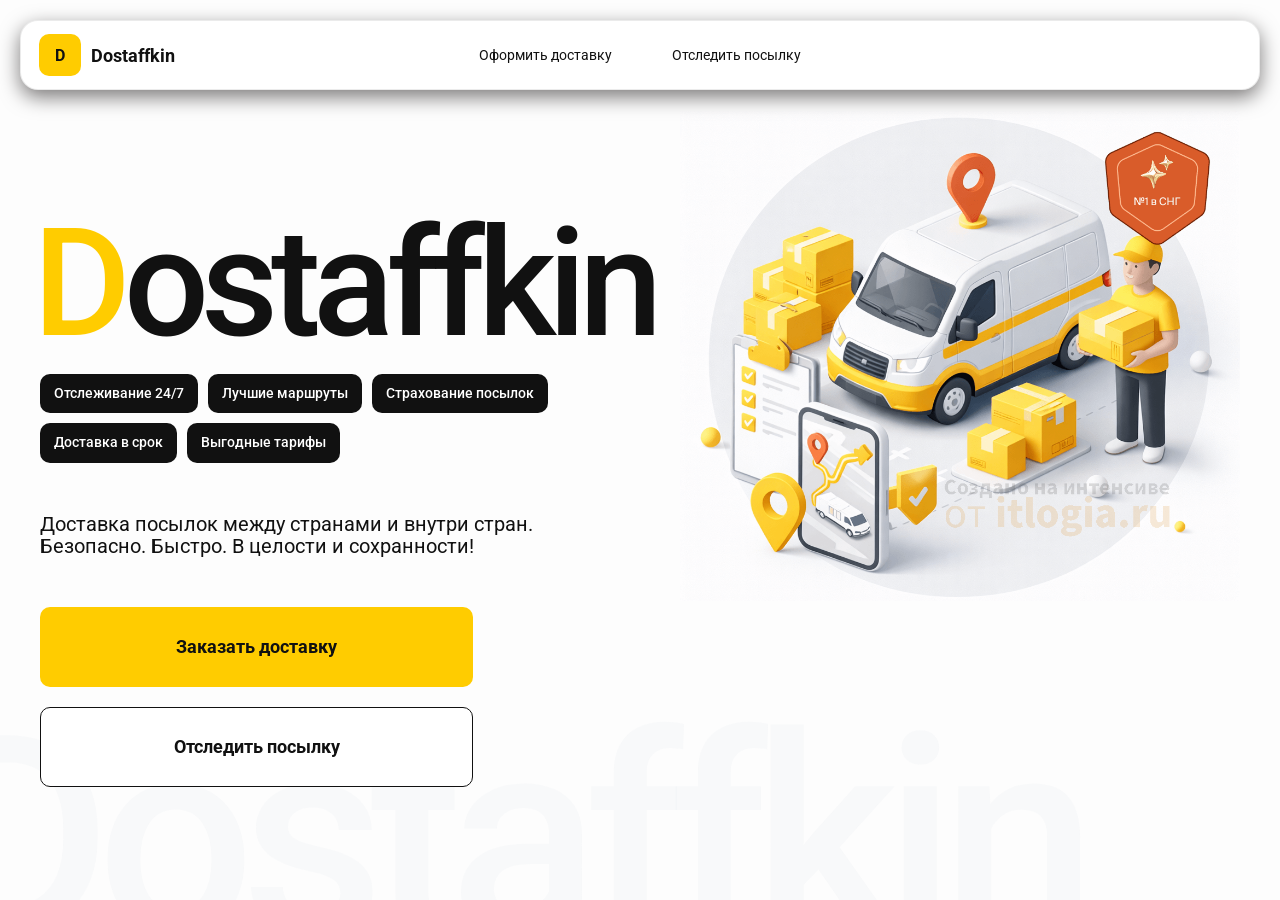
<file: index.html>
<!doctype html>
<html lang="ru">

<head>
    <meta charset="utf-8" />
    <meta name="viewport" content="width=device-width,initial-scale=1,maximum-scale=1,user-scalable=0" />
    <title>Dostaffkin — Доставка посылок между странами и внутри стран. Безопасно. Быстро. В целости и сохранности!
    </title>
    <link href="styles/base.css" rel="stylesheet" />
    <link href="styles/base_adaptive.css" rel="stylesheet" />
    <link href="styles/index.css" rel="stylesheet" />
    <link href="styles/index_adaptive.css" rel="stylesheet" />
</head>

<body>

    <div class="container">
        <header class="header">
            <a class="header-brand" href="#">
                <div class="header-logo">D</div>
                <div class="header-title">Dostaffkin</div>
            </a>
            <nav class="header-menu">
                <a class="header-link" href="./order.html">Оформить <span>доставку</span></a>
                <a class="header-link" href="./track.html">Отследить <span>посылку</span></a>
            </nav>
        </header>
        <main class="main">
            <section class="main-info">
                <div class="main-title">
                    <span>D</span>ostaffkin
                </div>
                <div class="main-features">
                    <div class="main-feature">Отслеживание 24/7</div>
                    <div class="main-feature">Лучшие маршруты</div>
                    <div class="main-feature">Страхование посылок</div>
                    <div class="main-feature">Доставка в срок</div>
                    <div class="main-feature">Выгодные тарифы</div>
                </div>
                <div class="main-description">
                    Доставка посылок между странами и внутри стран.
                    Безопасно. Быстро. В целости и сохранности!
                </div>
                <div class="main-actions">
                    <a class="button" type="button" href="./order.html">Заказать доставку</a>
                    <a class="button button-white" type="button" href="./track.html">Отследить посылку</a>
                </div>
            </section>
            <div class="main-title-ghost">Dostaffkin</div>
            <section class="main-image">
                <img src="images/main-image.png" alt="Main image" />
            </section>
        </main>
    </div>

</body>

</html>
</file>
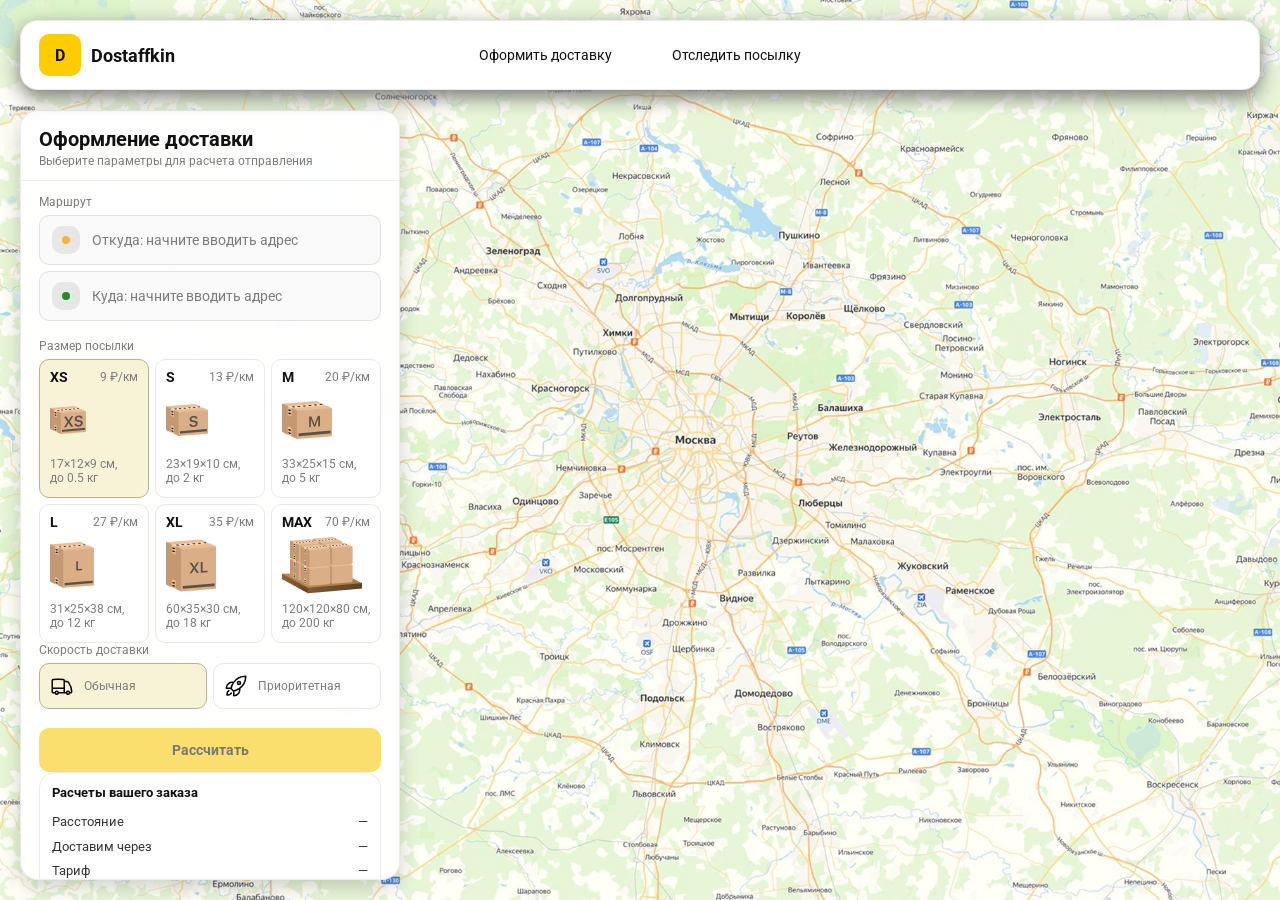
<file: order.html>
<!doctype html>
<html lang="ru">

<head>
    <meta charset="utf-8" />
    <meta name="viewport" content="width=device-width,initial-scale=1,maximum-scale=1,user-scalable=0" />
    <title>Оформление доставки</title>

    <link rel="stylesheet" href="styles/base.css" />
    <link rel="stylesheet" href="styles/base_adaptive.css" />

    <link rel="stylesheet" href="styles/order.css" />
    <link rel="stylesheet" href="styles/order_adaptive.css" />
</head>

<body>
    <div id="map"></div>

    <header class="header">
        <a class="header-brand" href="./index.html">
            <div class="header-logo">D</div>
            <div class="header-title">Dostaffkin</div>
        </a>
        <nav class="header-menu">
            <a class="header-link" href="#">Оформить <span>доставку</span></a>
            <a class="header-link" href="./track.html">Отследить <span>посылку</span></a>
        </nav>
    </header>

    <aside class="main" id="sidebar">
        <div class="main-header">
            <div class="main-title">Оформление доставки</div>
            <div class="main-text">Выберите параметры для расчета отправления</div>
        </div>
        <div class="main-content">
            <div class="main-route">
                <div class="main-block-title">Маршрут</div>
                <div class="main-fields">
                    <div class="main-field" id="fromField">
                        <div class="main-pin"></div>
                        <input id="from" placeholder="Откуда: начните вводить адрес" autocomplete="off" />
                        <div class="main-ac" id="fromAc" role="listbox" aria-label="Подсказки адресов"></div>
                    </div>

                    <div class="main-field" id="toField">
                        <div class="main-pin"></div>
                        <input id="to" placeholder="Куда: начните вводить адрес" autocomplete="off" />
                        <div class="main-ac" id="toAc" role="listbox" aria-label="Подсказки адресов"></div>
                    </div>
                </div>
            </div>
            <div class="main-package">
                <div class="main-block-title">Размер посылки</div>

                <div class="main-sizes">
                    <div class="main-size-card is-active" data-value="xs">
                        <div class="main-size-top">
                            <div class="main-size-label">XS</div>
                            <div class="main-size-rate">9 ₽/км</div>
                        </div>
                        <div class="main-size-media">
                            <img src="images/sizes/xs.png" alt="Короб XS" />
                        </div>
                        <div class="main-size-description">17×12×9 см,<br>до 0.5 кг</div>
                    </div>

                    <div class="main-size-card" data-value="s">
                        <div class="main-size-top">
                            <div class="main-size-label">S</div>
                            <div class="main-size-rate">13 ₽/км</div>
                        </div>
                        <div class="main-size-media">
                            <img src="images/sizes/s.png" alt="Короб S" />
                        </div>
                        <div class="main-size-description">23×19×10 см,<br>до 2 кг</div>
                    </div>

                    <div class="main-size-card" data-value="m">
                        <div class="main-size-top">
                            <div class="main-size-label">M</div>
                            <div class="main-size-rate">20 ₽/км</div>
                        </div>
                        <div class="main-size-media">
                            <img src="images/sizes/m.png" alt="Короб M" />
                        </div>
                        <div class="main-size-description">33×25×15 см,<br>до 5 кг</div>
                    </div>

                    <div class="main-size-card" data-value="l">
                        <div class="main-size-top">
                            <div class="main-size-label">L</div>
                            <div class="main-size-rate">27 ₽/км</div>
                        </div>
                        <div class="main-size-media">
                            <img src="images/sizes/l.png" alt="Короб L" />
                        </div>
                        <div class="main-size-description">31×25×38 см,<br>до 12 кг</div>
                    </div>

                    <div class="main-size-card" data-value="xl">
                        <div class="main-size-top">
                            <div class="main-size-label">XL</div>
                            <div class="main-size-rate">35 ₽/км</div>
                        </div>
                        <div class="main-size-media">
                            <img src="images/sizes/xl.png" alt="Короб XL" />
                        </div>
                        <div class="main-size-description">60×35×30 см,<br>до 18 кг</div>
                    </div>

                    <div class="main-size-card" data-value="max">
                        <div class="main-size-top">
                            <div class="main-size-label">MAX</div>
                            <div class="main-size-rate">70 ₽/км</div>
                        </div>
                        <div class="main-size-media main-size-media-palleta">
                            <img src="images/sizes/max.png" alt="Паллета" />
                        </div>
                        <div class="main-size-description">120×120×80 см,<br>до 200 кг</div>
                    </div>
                </div>
                <div class="main-speed">
                    <div class="main-block-title">Скорость доставки</div>

                    <div class="main-speeds">
                        <div class="main-speed-card is-active" data-value="regular">
                            <img class="main-speed-media" src="images/icons/regular.svg" alt="Regular" />
                            <div class="main-speed-description">Обычная</div>
                        </div>
                        <div class="main-speed-card" data-value="fast">
                            <img class="main-speed-media" src="images/icons/fast.svg" alt="Fast" />
                            <div class="main-speed-description">Приоритетная</div>
                        </div>

                    </div>
                </div>
                <!--кнопка расчета--><br />
                <div class="main-calculate-block">
                    <button id="calc" class="button calculate-button" type="button" disabled>Рассчитать</button>
                </div>
                <div class="main-result" id="result">
                    <div class="main-result-title">Расчеты вашего заказа</div>
                    <div class="main-result-lines">
                        <div class="main-result-line"><span>Расстояние</span><span id="distanceValue">—</span></div>
                        <div class="main-result-line"><span>Доставим через</span><span id="durationValue">—</span></div>
                        <div class="main-result-line"><span>Тариф</span><span id="rateValue">—</span></div>
                    </div>
                    <div class="main-price">
                        <div class="main-price-label">Итого</div>
                        <div class="main-price-value" id="totalValue">—</div>
                    </div>
                </div>
                <div class="main-order-box">
                    <div class="main-order-form" id="orderForm">
                        <div class="main-order-title">Оформление доставки</div>
                        <div class="main-block-info-row">
                            <div class="main-block-title">Контакты</div>
                            <div class="order-fields">
                                <div class="main-field">
                                    <input id="customerName" placeholder="Ваше имя" autocomplete="off" />
                                </div>
                                <div class="main-field">
                                    <input id="customerPhone" placeholder="Ваш телефон" autocomplete="off"
                                        inputmode="tel" />
                                </div>
                            </div>
                        </div>
                        <div class="main-block-info-row extra-info">
                            <div class="main-block-title">Дополнительная информация</div>
                            <div class="main-field textarea">
                                <textarea id="comment" placeholder="Детали доставки и комментарии"></textarea>
                            </div>
                        </div>
                        <button id="submit" class="button main-submit-request" type="button" disabled>Отправить
                            заявку
                        </button>
                    </div>
                    <!--виден после отправленной заявки-->
                    <div class="main-order-success" id="orderSuccess">
                        <div class="main-success-icon">✓</div>
                        <div class="main-success-title">Заявка отправлена!</div>
                        <div class="main-success-title">Номер отправления – <span id="orderId"></span></div>
                        <div class="main-success-subtitle">Мы скоро свяжемся с вами</div>
                    </div>
                </div>
            </div>
        </div>

    </aside>

</body>

</html>
</file>
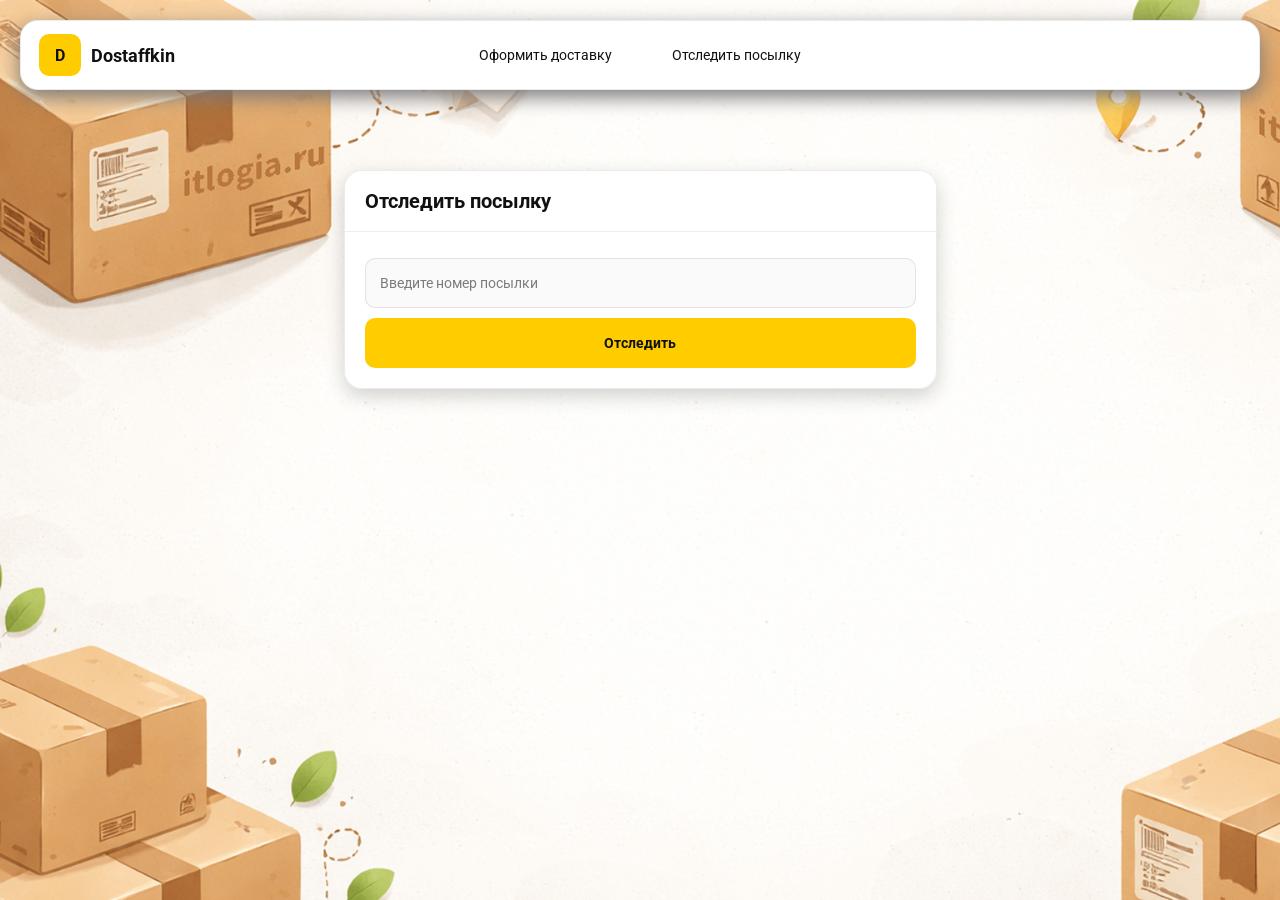
<file: track.html>
<!doctype html>
<html lang="ru">

<head>
    <meta charset="utf-8" />
    <meta name="viewport" content="width=device-width,initial-scale=1,maximum-scale=1,user-scalable=0" />
    <title>Отследить посылку</title>
    <link rel="stylesheet" href="styles/base.css" />
    <link rel="stylesheet" href="styles/base_adaptive.css" />

    <link rel="stylesheet" href="styles/track.css" />
    <link rel="stylesheet" href="styles/track_adaptive.css" />
</head>

<body>
    <div class="container">
        <header class="header">
            <a class="header-brand" href="./index.html">
                <div class="header-logo">D</div>
                <div class="header-title">Dostaffkin</div>
            </a>
            <nav class="header-menu">
                <a class="header-link" href="./order.html">Оформить <span>доставку</span></a>
                <a class="header-link" href="#">Отследить <span>посылку</span></a>
            </nav>
        </header>
        <main class="track-content">
            <section class="track-card track-search">
                <div class="track-title">Отследить посылку</div>
                <div class="track-action">
                    <div class="main-field track-field">
                        <input id="trackNumber" placeholder="Введите номер посылки" autocomplete="off" />
                    </div>
                    <button id="trackButton" class="button track-button" type="button">Отследить</button>
                </div>
            </section>
            <section class="track-card track-result" id="trackResult">
                <div class="track-result-header">
                    <div class="track-id" id="trackIdValue"></div>
                    <div class="track-routes">
                        <div class="track-route">
                            <div class="track-route-pin">
                                <svg xmlns="http://www.w3.org/2000/svg" fill="none" viewBox="0 0 24 24"
                                    stroke-width="1.5" stroke="orange" class="size-6">
                                    <path stroke-linecap="round" stroke-linejoin="round"
                                        d="M15 10.5a3 3 0 1 1-6 0 3 3 0 0 1 6 0Z" />
                                    <path stroke-linecap="round" stroke-linejoin="round"
                                        d="M19.5 10.5c0 7.142-7.5 11.25-7.5 11.25S4.5 17.642 4.5 10.5a7.5 7.5 0 1 1 15 0Z" />
                                </svg>
                            </div>
                            <div class="track-route-address" id="trackFromValue">
                                Откуда: Москва, улица Арбат, 1
                            </div>
                        </div>
                        <div class="track-route track-route-arrow">
                            <svg xmlns="http://www.w3.org/2000/svg" fill="none" viewBox="0 0 24 24" stroke-width="1.5"
                                stroke="currentColor" class="size-6">
                                <path stroke-linecap="round" stroke-linejoin="round"
                                    d="M19.5 13.5 12 21m0 0-7.5-7.5M12 21V3" />
                            </svg>
                        </div>
                        <div class="track-route">
                            <div class="track-route-pin">
                                <svg xmlns="http://www.w3.org/2000/svg" fill="none" viewBox="0 0 24 24"
                                    stroke-width="1.5" stroke="green" class="size-6">
                                    <path stroke-linecap="round" stroke-linejoin="round"
                                        d="M15 10.5a3 3 0 1 1-6 0 3 3 0 0 1 6 0Z" />
                                    <path stroke-linecap="round" stroke-linejoin="round"
                                        d="M19.5 10.5c0 7.142-7.5 11.25-7.5 11.25S4.5 17.642 4.5 10.5a7.5 7.5 0 1 1 15 0Z" />
                                </svg>
                            </div>
                            <div class="track-route-address" id="trackToValue">
                                Куда: Москва, проспект Независимости, 58
                            </div>
                        </div>
                    </div>
                </div>
                <div class="track-info">
                    <div class="track-status-title">Статус данной посылки:</div>
                    <div class="track-status-list" id="trackStatusList">


                        <div class="track-status created">
                            <img src="images/icons/created.svg" class="track-status-icon" alt="Created">
                            <div class="track-status-text">
                                <div class="track-status-text-state">Создан</div>
                                <div class="track-status-text-date">10.01.2026</div>
                            </div>
                        </div>

                        <div class="track-status in-way">
                            <img src="images/icons/in-way.svg" class="track-status-icon" alt="In way">
                            <div class="track-status-text">
                                <div class="track-status-text-state">В пути: Москва</div>
                                <div class="track-status-text-date">18.01.2026</div>
                            </div>
                        </div>

                        <div class="track-status ready">
                            <img src="images/icons/ready.svg" class="track-status-icon" alt="Ready">
                            <div class="track-status-text">
                                <div class="track-status-text-state">Готов к выдаче</div>
                                <div class="track-status-text-date">25.01.2026</div>
                            </div>
                        </div>

                        <div class="track-status done">
                            <img src="images/icons/done.svg" class="track-status-icon" alt="Done">
                            <div class="track-status-text">
                                <div class="track-status-text-state">Вручен</div>
                                <div class="track-status-text-date">27.01.2026</div>
                            </div>
                        </div>

                    </div>
                </div>
            </section>
        </main>
    </div>
</body>

</html>
</file>
<file: styles/base.css>
*, *::before, *::after {
    box-sizing: border-box;
}
/* подключение шрифтов */
@font-face {
    font-family: "Roboto";
    src: url("../fonts/Roboto-Regular.ttf");
    font-weight: normal;
}

@font-face {
    font-family: "Roboto";
    src: url("../fonts/Roboto-Bold.ttf");
    font-weight: bold;
}

@font-face {
    font-family: "Roboto";
    src: url("../fonts/Roboto-Medium.ttf");
    font-weight: 500;
} 

/* общие стили для главных элементов */
html, body {
    margin: 0;
    color: #111111;
    font-family: "Roboto", sans-serif;
}

body {
    background: #FDFDFD;
}

.header {
    border-radius: 18px;
    box-shadow: 0 7px 20px 0 #7a7878;
    backdrop-filter: blur(10px);
    background: #ffffff;
    left: 20px;
    border: 1px solid rgba(0, 0, 0, 0.08);
    position: fixed;
    right: 20px;
    top: 20px;
    padding: 14px 18px;
    height: 70px;
    display: flex;
    align-items: center;
    z-index: 6;
}

.header-brand {
    display: flex;
    align-items: center;
    text-decoration: none;
    gap: 10px;
}

.header-logo {
    width: 42px;
    height: 42px;
    border-radius: 10px;
    background: #FFCC00;
    display: grid;
    place-items: center;
    font-weight: bold;
    color: #111;
}

.header-title {
    font-size: 18px;
    font-weight: bold;
    color: #111111;
    text-decoration: none;
}

.header-menu {
    display: flex;
    align-items: center;
    gap: 60px;
    margin: 0;
    position: absolute;
    left: 50%;
    transform: translateX(-50%);
}

.header-link {
    font-size: 14px;
    color: #111111;
    text-decoration: none;
}

.button {
    border: 0;
    outline: none;
    height: 44px;
    border-radius: 10px;
    font-size: 14px;
    font-weight: bold;
    cursor: pointer;
    font-family: inherit;
    transition: transform .08s ease, opacity .12s ease;
    background: #ffcc00;
    color: #111111;
    text-align: center;
    text-decoration: none;
}

.button:hover {
    background-color: #E5BC19;
}

.button:disabled {
    cursor: not-allowed;
    background-color: #FADE6E;
    color: #787878;
    transform: none;
}

.button.button-white {
    background: #ffffff;
    border: 1px solid #111111;
}

.button.button-white:hover {
    background: rgb(241 241 241);
}

.main-field {
    display: flex;
    align-items: center;
    margin-top: 6px;
    gap: 10px;
    border: 1px solid #1111111A;
    background: #FAFAFA;
    border-radius: 10px;
    padding: 10px 12px;
    position: relative;
    box-sizing: border-box;
    height: 50px;
}

.main-field.textarea {
    height: auto;
}

.main-pin {
    width: 28px;
    height: 28px;
    border-radius: 10px;
    background: rgba(17, 17, 17, 0.08);
    display: grid;
    place-items: center;
    flex: 0 0 auto;
    position: relative;
}

.main-pin::before {
    content: "";
    width: 8px;
    height: 8px;
    border-radius: 999px;
    background: orange;
    opacity: .75;
    display: block;
}

.main-field:last-child .main-pin::before {
    background: green;
    opacity: .85;
}

input, textarea {
    width: 100%;
    border: 0;
    outline: none;
    background: transparent;
    font-size: 14px;
    color: #111111;
    font-family: inherit;
}

textarea {
    resize: vertical;
    min-height: 72px;
    padding: 2px 0;
}

input::placeholder, textarea::placeholder {
    color: #7C7C7C;
}

.main-field:focus-within {
    border-color: rgba(0, 0, 0, 0.20);
    box-shadow: 0 0 0 4px rgba(255, 204, 0, 0.35);
    background: rgba(255, 255, 255, 0.75);
}
</file>
<file: styles/base_adaptive.css>
@media (max-width: 767px) {
    .header {
        left: 10px;
        right: 10px;
        top: 10px;
    }

    .header-link span {
        display: none;
    }

    .header-menu {
        gap: 20px;
        justify-content: flex-start;
        margin: 0 0 0 30px;
        position: static;
        transform: none;
    }
}

@media (max-width: 420px) {
    .header-title {
        display: none;
    }
}

@media (max-width: 374px) {
    .header-menu {
        gap: 10px;
        margin: 0 0 0 10px;
    }
}
</file>
<file: styles/index.css>
/* общий контейнер страницы */
.container {
    overflow: hidden;
    min-height: 100vh;
}

.main {
    padding: 111px 40px 40px;
    position: relative;
    display: flex;
}

.main-info {
    max-width: 840px;
    width: 100%;
    position: relative;
}

.main-title {
    margin-top: 98px;
    font-weight: 500;
    font-size: 200px;
    line-height: 1;
    letter-spacing: -0.05em;
    color: #111111;
    left: -15px;
    position: relative;
}

.main-title span {
    color: #ffcc00;
}

.main-features {
    margin-top: 15px;
    display: flex;
    flex-wrap: wrap;
    gap: 10px;
}

.main-feature {
    background: #111111;
    color: #ffffff;
    padding: 12px 14px;
    font-weight: 500;
    font-size: 14px;
    line-height: 1.1;
    border-radius: 10px;
}

.main-description {
    margin-top: 50px;
    max-width: 500px;
    font-size: 20px;
    line-height: 1.1;
    color: #111111;
}

.main-actions {
    margin-top: 50px;
    display: flex;
    flex-direction: column;
    gap: 20px;
}

.main-actions .button {
    height: 80px;
    width: 433px;
    font-size: 18px;
    font-weight: bold;
    place-items: center;
    display: grid;
}

.main-title-ghost {
    position: absolute;
    z-index: -1;
    left: -70px;
    bottom: -150px;
    font-weight: 500;
    font-size: 278px;
    line-height: 1;
    letter-spacing: -0.05em;
    color: #ECEDF04D;
}

.main-image {
    width: 1024px;
    top: 100px;
    z-index: -2;
}

.main-image img {
    width: 100%;
    max-width: 1024px;
    height: auto;
    display: block;
}
</file>
<file: styles/index_adaptive.css>
@media (max-width: 1760px) {
    .main-title {
        font-size: 150px;
        left: -7px;
    }

    .main-info {
        max-width: 640px;
    }
}

@media (max-width: 1200px) {
    .main-info {
        max-width: 540px;
    }

    .main {
        padding: 111px 20px 20px;
    }

    .main-title {
        font-size: 120px;
        left: -4px;
    }

    .main-title-ghost {
        font-size: 220px;
    }
}

@media (max-width: 1024px) {
    .main-title {
        margin-top: 30px;
    }

    .main {
        flex-direction: column-reverse;
    }

    .main-image {
        max-width: 350px;
        position: absolute;
        left: 370px;
        top: 370px;
    }

    .main-info {
        max-width: 100%;
    }

    .main-actions {
        gap: 10px;
    }

    .main-actions .button {
        height: 50px;
        font-size: 14px;
        width: auto;
        max-width: 300px;
    }

    .main-description {
        max-width: 350px;
    }
}

@media (max-width: 570px) {
    .main-title {
        font-size: 88px;
    }

    .main-description {
        max-width: 100%
    }

    .main-actions {
       width: 100%;
    }

    .main-actions .button {
        width: 100%;
        max-width: 100%
    }

    .main-image {
        max-width: 650px;
        position: absolute;
        left: 170px;
        top: 70px;
        opacity: 0.2;
    }
}

@media (max-width: 400px) {
    .main-title {
        font-size: 70px;
    }
}
</file>
<file: styles/order.css>
#map {
    background-image: url("../images/order-bg.png");
    background-size: cover;
    position: fixed;
    inset: 0;
}

.main {
    border-radius: 18px;
    box-shadow: 0 7px 20px 0 #0000002E;
    backdrop-filter: blur(10px);
    background: rgba(255, 255, 255, 0.96);
    left: 20px;
    border: 1px solid rgba(0, 0, 0, 0.08);
    position: fixed;
    top: 110px;
    bottom: 20px;
    width: 380px;
    display: flex;
    flex-direction: column;
    overflow: hidden;
    z-index: 5;
}

.main-header {
    padding: 18px 18px 12px 18px;
    border-bottom: 1px solid rgba(0, 0, 0, 0.06);
    display: flex;
    flex-direction: column;
}

.main-title {
    font-size: 20px;
    line-height: 100%;
    font-weight: bold;
}

.main-text {
    font-size: 12px;
    margin-top: 5px;
    color: #7C7C7C;
}

.main-content {
    padding: 14px 18px 18px 18px;
    overflow: auto;
    scrollbar-width: none;
    display: flex;
    flex-direction: column;
    gap: 18px;
    flex: 1;
}

.main-block-title {
    font-size: 12px;
    color: #7C7C7C;
}

.main-route .main-block-title,
.main-package .main-block-title {
    margin-bottom: 6px;
}

.main-sizes {
    display: grid;
    gap: 6px;
    grid-template-columns: repeat(3, 1fr);
}

.main-size-card {
    border: 1px solid #E8E8E7;
    background: #FFFFFF;
    border-radius: 10px;
    padding: 10px;
    cursor: pointer;
    user-select: none;
    transition: transform .08s ease, border-color .12s ease, background .12s ease;
    min-height: 139px;
}

.main-size-card:hover {
    transform: translateY(-1px);
}

.main-size-card.is-active {
    background-color: #F8F2D6;
    border-color: #B7B196;
}

.main-size-top {
    display: flex;
    align-items: center;
    justify-content: space-between;
}

.main-size-label {
    font-weight: bold;
    font-size: 14px;
    color: #111111;
    line-height: 100%;
}

.main-size-rate {
    font-size: 12px;
    color: #7C7C7C;
    line-height: 100%;
}

.main-size-media {
    margin-top: 8px;
    height: 57px;
}

.main-size-description {
    margin-top: 8px;
    font-size: 12px;
    color: #7C7C7C;
    line-height: 1.2;
}

.calculate-button {
    width: 100%;
}

.main-result {
    border: 1px solid rgba(0, 0, 0, 0.08);
    background: rgba(255, 255, 255, 0.75);
    border-radius: 16px;
    padding: 12px;
    line-height: 1.25;
}

.main-result-title {
    font-weight: bold;
    font-size: 13px;
    color: #111111;
    margin-bottom: 13px;
}

.main-result-lines {
    gap: 8px;
    display: flex;
    flex-direction: column;
}

.main-result-line {
    font-size: 13px;
    color: rgba(17, 17, 17, 0.85);
    display: flex;
    justify-content: space-between;
}

.main-price {
    margin-top: 18px;
    padding-top: 10px;
    border-top: 1px dashed rgba(0, 0, 0, 0.12);
    display: flex;
    align-items: baseline;
    justify-content: space-between;
}

.main-price-label {
    font-size: 12px;
    color: rgba(17, 17, 17, 0.55);
}

.main-price-value {
    font-size: 20px;
    font-weight: bold;
    color: #111111;
    letter-spacing: -0.3px;
}

.main-order-box {
    background: #ffffff;
    border: 1px solid #E8E8E7;
    border-radius: 10px;
    padding: 12px;
}

.main-order-title {
    margin-bottom: 8px;
    font-weight: bold;
    font-size: 14px;
    color: #111111;
}

.main-block-info {
    display: flex;
    flex-direction: column;
    gap: 6px;
}

.order-fields {
    display: grid;
    grid-template-columns: 1fr 1fr;
    column-gap: 10px;
    margin-top: 6px;
}

.main-block-info-row.extra-info {
    display: block;
    margin-top: 13px;
}

.main-submit-request {
    width: 100%;
    margin-top: 6px;
}

.main-order-success {
    display: none;
    text-align: center;
    padding: 22px 12px;
    gap: 12px;
}

.main-order-success.is-visible {
    display: flex;
    flex-direction: column;
    align-items: center;
}

.main-success-icon {
    width: 56px;
    height: 56px;
    border-radius: 50%;
    background: #16a34a;
    color: #ffffff;
    display: grid;
    place-items: center;
    font-size: 30px;
}

.main-success-title {
    font-size: 14px;
    font-weight: bold;
    color: #111111;
}

.main-success-subtitle {
    font-size: 12px;
    color: rgba(17, 17, 17, 0.55);
    line-height: 1.3;
}

.main-speed .main-block-title {
    margin-bottom: 6px;
}

.main-speeds {
    display: grid;
    gap: 6px;
    grid-template-columns: repeat(2, 1fr);
}

.main-speed-card {
    border: 1px solid #E8E8E7;
    background: #FFFFFF;
    border-radius: 10px;
    padding: 10px;
    cursor: pointer;
    user-select: none;
    transition: transform .08s ease, border-color .12s ease, background .12s ease;
    display: flex;
    align-items: center;
    gap: 10px;
}

.main-speed-card:hover {
    transform: translateY(-1px);
}

.main-speed-card.is-active {
    background-color: #F8F2D6;
    border-color: #B7B196;
}

.main-speed-description {
    font-size: 12px;
    color: #7C7C7C;
    line-height: 1.2;
}
</file>
<file: styles/order_adaptive.css>
@media (max-width: 767px) {
    .main {
        left: 10px;
        right: 10px;
        top: 50%;
        bottom: 12px;
        width: auto;
        max-width: none;
    }
}

@media (max-width: 420px) {
    .main-sizes {
        grid-template-columns: repeat(2, 1fr);
    }
}
</file>
<file: styles/track.css>
.container {
    background: #F4F4F4 url("../images/track-bg.png");
    background-size: cover;
    min-height: 100vh;
    padding: 170px 0 50px 0;
}

.track-content {
    width: 593px;
    margin: 0 auto;
}

.track-card {
    width: 100%;
    border-radius: 18px;
    box-shadow: 0 7px 20px 0 #0000002E;
    backdrop-filter: blur(10px);
    background: rgba(255, 255, 255, 0.96);
    border: 1px solid rgba(0, 0, 0, 0.08);
}

.track-title {
    font-size: 20px;
    line-height: 100%;
    font-weight: bold;
    border-bottom: 1px solid #EEEEEE;
    padding: 20px;
}

.track-action {
    padding: 20px;
}

.track-button {
    width: 100%;
    height: 50px;
}

.track-field {
    margin-bottom: 10px;
}

.track-result {
    margin-top: 5px;
    display: none;
}

.track-result.is-visible {
    display: block;
}

.track-result-header {
    font-weight: bold;
    font-size: 14px;
    color: #111111;
    padding: 20px;
    border-bottom: 1px solid #EEEEEE;
}

.track-id {
    margin-bottom: 12px;
    font-size: 20px;
}

.track-routes {
    display: flex;
    flex-direction: column;
    gap: 10px;
    font-weight: normal;
}

.track-route {
    display: flex;
    align-items: center;
    gap: 10px;
}

.track-route-pin {
    width: 24px;
    height: 24px;
    flex-shrink: 0;
}

.track-route-arrow {
    padding: 15px 0;
    width: 24px;
    height: 24px;
}

.track-info {
    padding: 20px;
}

.track-status {
    display: flex;
    align-items: center;
    font-size: 12px;
    gap: 10px;
}

.track-status-title {
    font-size: 14px;
    color: #111111;
    margin-bottom: 20px;
}

.track-status-list {
    display: flex;
    flex-direction: column;
    gap: 15px;
}

.track-status-icon {
    width: 40px;
    height: 40px;
    border-radius: 50%;
    background: rgba(17, 17, 17, 0.08);
    display: grid;
    place-items: center;
    flex: 0 0 auto;
}

.track-status.created .track-status-icon {
    background-color: #F1CB00;
}

.track-status.in-way .track-status-icon {
    background-color: #F08A11;
}

.track-status.ready .track-status-icon {
    background-color: #A35D0A;
}

.track-status.done .track-status-icon {
    background-color: #37C93B;
}

.track-status-text {
    display: flex;
    align-items: center;
    justify-content: space-between;
    color: #111111;
    font-size: 12px;
    flex: 1;
}

.track-status-date {
    color: rgba(17, 17, 17, 0.55);
}
</file>
<file: styles/track_adaptive.css>
@media (max-width: 767px) {
    .container {
        padding: 130px 0 50px 0;
    }

    .track-content {
        width: 100%;
        padding-left: 10px;
        padding-right: 10px;
    }

    .track-result-header {
        padding: 20px;
    }
}
</file>
